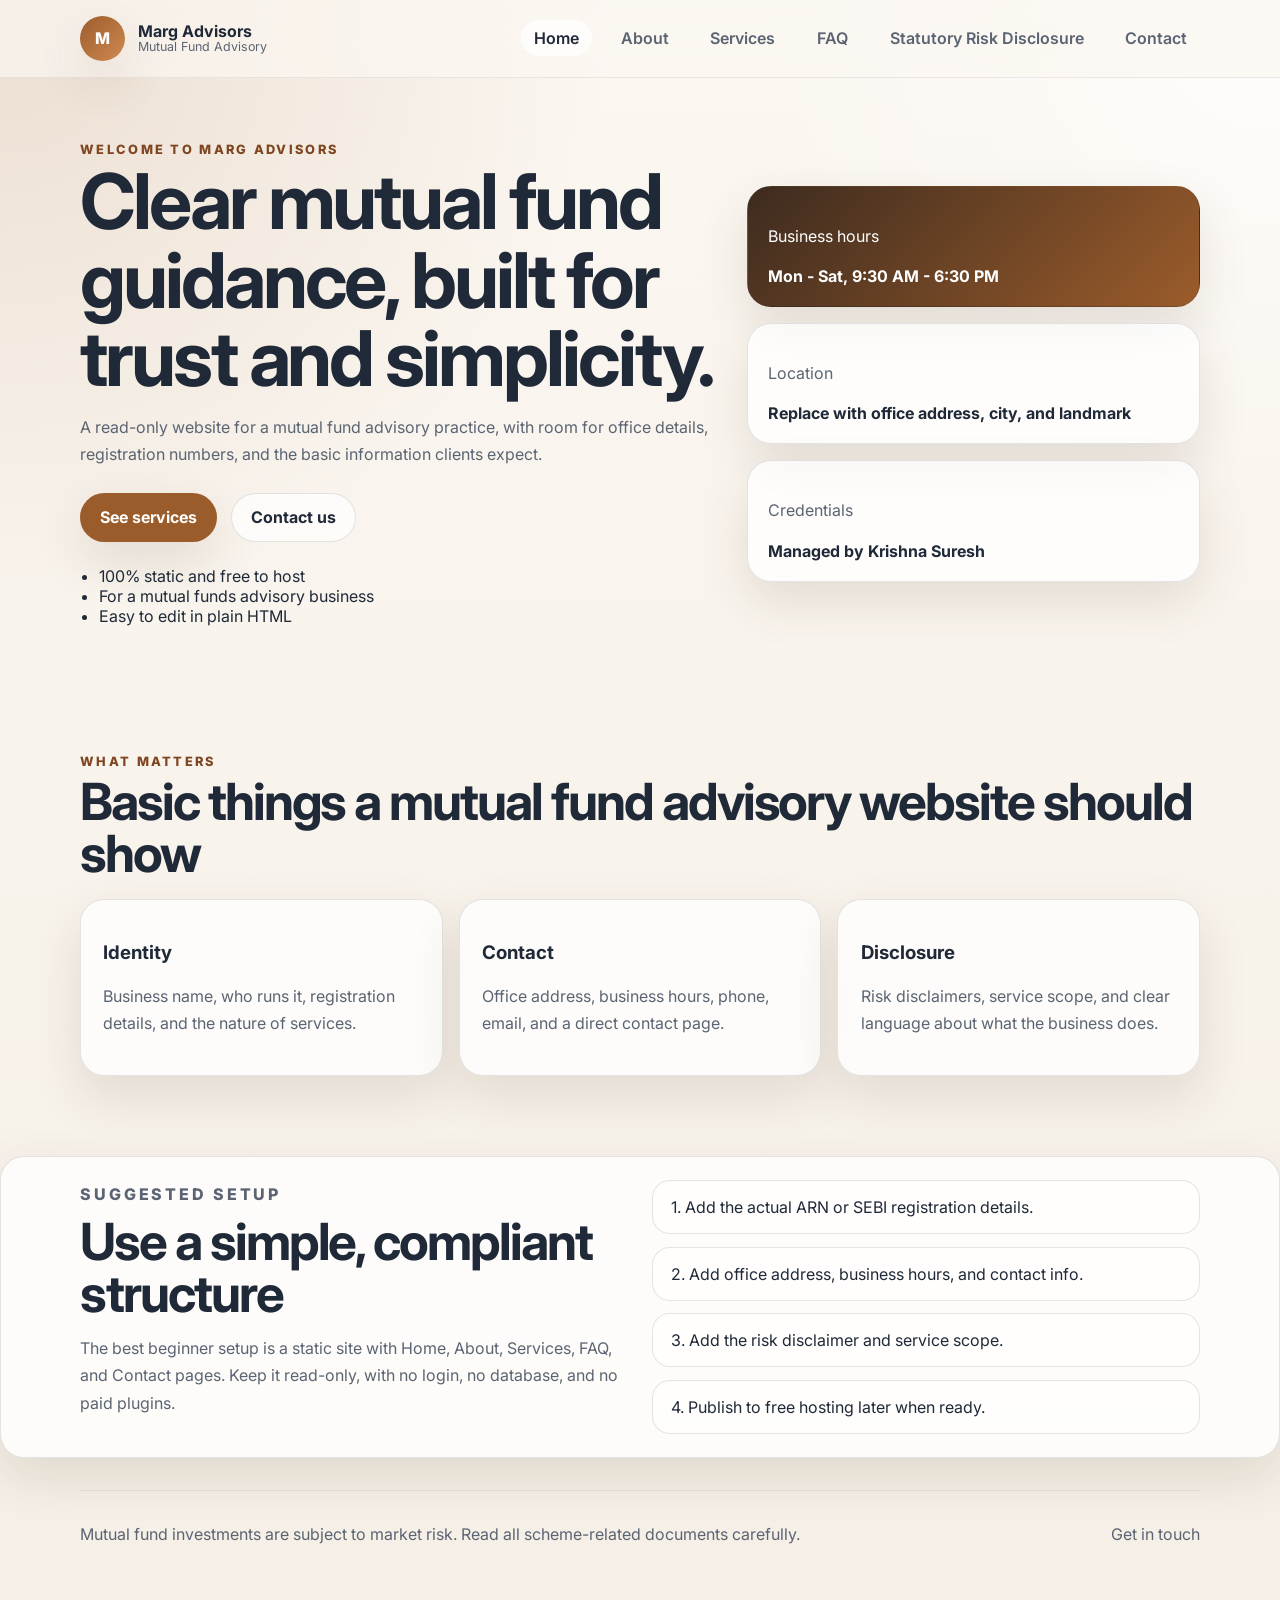
<file: index.html>
<!DOCTYPE html>
<html lang="en">
  <head>
    <meta charset="UTF-8" />
    <meta name="viewport" content="width=device-width, initial-scale=1.0" />
    <meta
      name="description"
      content="Marg Advisors is a free, read-only mutual fund advisory website starter."
    />
    <title>Marg Advisors | Mutual Fund Advisory</title>
    <link rel="preconnect" href="https://fonts.googleapis.com" />
    <link rel="preconnect" href="https://fonts.gstatic.com" crossorigin />
    <link
      href="https://fonts.googleapis.com/css2?family=Inter:wght@400;500;600;700;800&display=swap"
      rel="stylesheet"
    />
    <link rel="stylesheet" href="styles.css" />
    <script defer src="script.js"></script>
  </head>
  <body>
    <header class="site-header">
      <div class="container nav-wrap">
        <a class="brand" href="index.html">
          <span class="brand-mark">M</span>
          <span>
            <strong>Marg Advisors</strong>
            <small>Mutual Fund Advisory</small>
          </span>
        </a>
        <button class="menu-button" aria-label="Open menu" aria-expanded="false">
          Menu
        </button>
        <nav class="site-nav" aria-label="Primary">
          <a class="active" href="index.html">Home</a>
          <a href="about.html">About</a>
          <a href="services.html">Services</a>
          <a href="faq.html">FAQ</a>
          <a href="statutory.html">Statutory Risk Disclosure</a>
          <a href="contact.html">Contact</a>
        </nav>
      </div>
    </header>

    <main>
      <section class="hero">
        <div class="container hero-grid">
          <div class="hero-copy reveal">
            <p class="eyebrow">Welcome to Marg Advisors</p>
            <h1>Clear mutual fund guidance, built for trust and simplicity.</h1>
            <p class="lead">
              A read-only website for a mutual fund advisory practice, with room for office
              details, registration numbers, and the basic information clients expect.
            </p>
            <div class="hero-actions">
              <a class="button primary" href="services.html">See services</a>
              <a class="button secondary" href="contact.html">Contact us</a>
            </div>
            <ul class="quick-points">
              <li>100% static and free to host</li>
              <li>For a mutual funds advisory business</li>
              <li>Easy to edit in plain HTML</li>
            </ul>
          </div>
          <div class="hero-panel reveal delay-1">
            <div class="panel-card accent">
              <p>Business hours</p>
              <strong>Mon - Sat, 9:30 AM - 6:30 PM</strong>
            </div>
            <div class="panel-card">
              <p>Location</p>
              <strong>Replace with office address, city, and landmark</strong>
            </div>
            <div class="panel-card">
              <p>Credentials</p>
              <strong>Managed by Krishna Suresh</strong>
            </div>
          </div>
        </div>
      </section>

      <section class="section">
        <div class="container">
          <div class="section-heading reveal">
            <p class="eyebrow">What matters</p>
            <h2>Basic things a mutual fund advisory website should show</h2>
          </div>
          <div class="cards three-up">
            <article class="info-card reveal">
              <h3>Identity</h3>
              <p>Business name, who runs it, registration details, and the nature of services.</p>
            </article>
            <article class="info-card reveal delay-1">
              <h3>Contact</h3>
              <p>Office address, business hours, phone, email, and a direct contact page.</p>
            </article>
            <article class="info-card reveal delay-2">
              <h3>Disclosure</h3>
              <p>Risk disclaimers, service scope, and clear language about what the business does.</p>
            </article>
          </div>
        </div>
      </section>

      <section class="section soft-panel">
        <div class="container split-layout">
          <div class="reveal">
            <p class="eyebrow">Suggested setup</p>
            <h2>Use a simple, compliant structure</h2>
            <p>
              The best beginner setup is a static site with Home, About, Services, FAQ, and
              Contact pages. Keep it read-only, with no login, no database, and no paid plugins.
            </p>
          </div>
          <div class="checklist reveal delay-1">
            <div>1. Add the actual ARN or SEBI registration details.</div>
            <div>2. Add office address, business hours, and contact info.</div>
            <div>3. Add the risk disclaimer and service scope.</div>
            <div>4. Publish to free hosting later when ready.</div>
          </div>
        </div>
      </section>
    </main>

    <footer class="site-footer">
      <div class="container footer-wrap">
        <p>Mutual fund investments are subject to market risk. Read all scheme-related documents carefully.</p>
        <p><a href="contact.html">Get in touch</a></p>
      </div>
    </footer>
  </body>
</html>
</file>
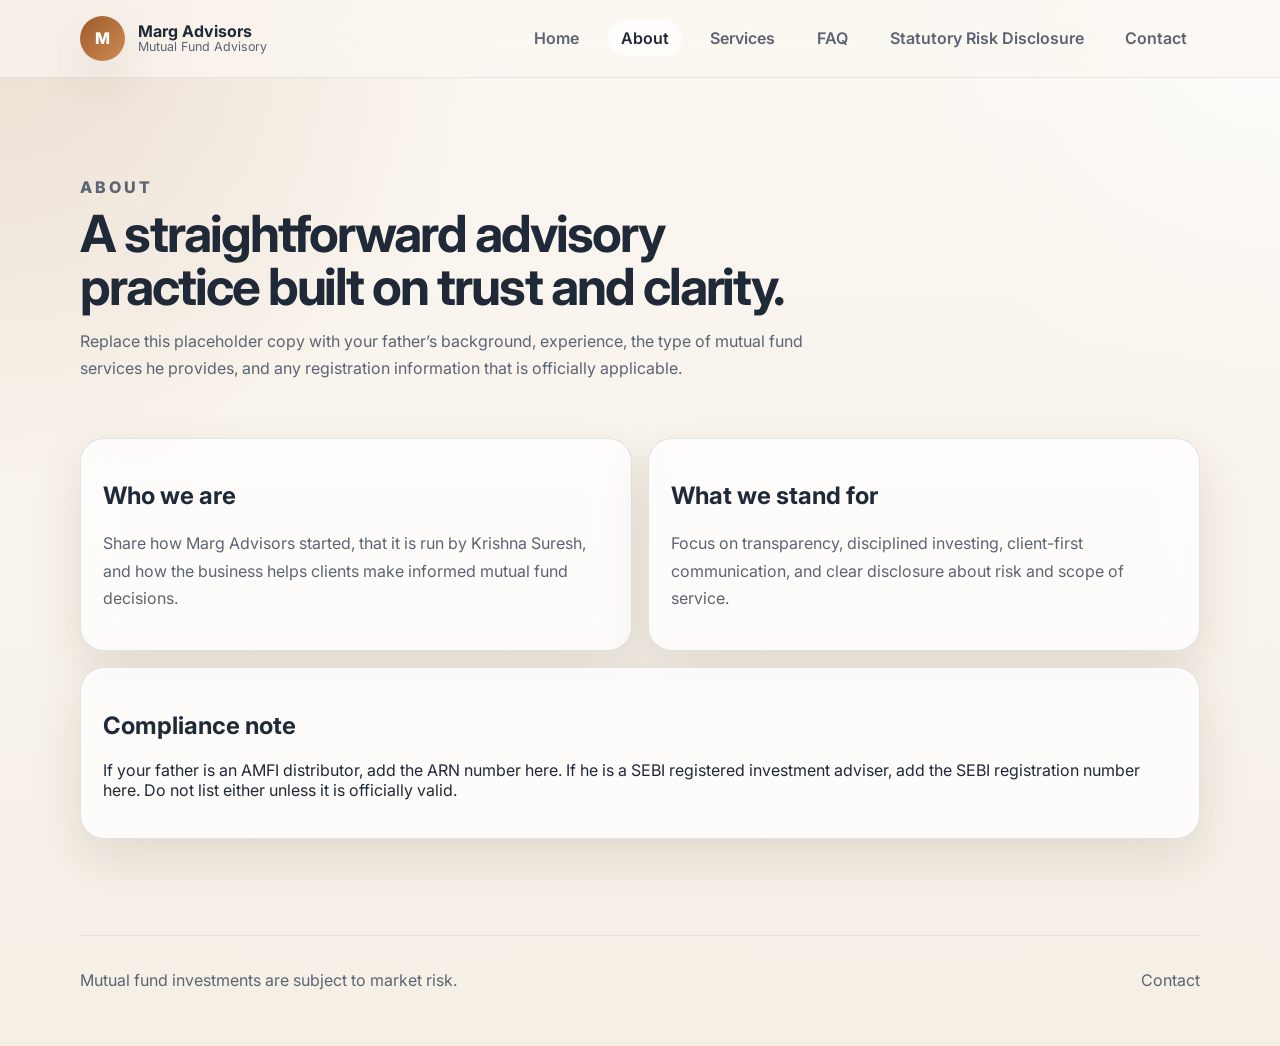
<file: about.html>
<!DOCTYPE html>
<html lang="en">
  <head>
    <meta charset="UTF-8" />
    <meta name="viewport" content="width=device-width, initial-scale=1.0" />
    <title>About | Marg Advisors</title>
    <link rel="preconnect" href="https://fonts.googleapis.com" />
    <link rel="preconnect" href="https://fonts.gstatic.com" crossorigin />
    <link
      href="https://fonts.googleapis.com/css2?family=Inter:wght@400;500;600;700;800&display=swap"
      rel="stylesheet"
    />
    <link rel="stylesheet" href="styles.css" />
    <script defer src="script.js"></script>
  </head>
  <body>
    <header class="site-header">
      <div class="container nav-wrap">
        <a class="brand" href="index.html"><span class="brand-mark">M</span><span><strong>Marg Advisors</strong><small>Mutual Fund Advisory</small></span></a>
        <button class="menu-button" aria-label="Open menu" aria-expanded="false">Menu</button>
        <nav class="site-nav" aria-label="Primary">
          <a href="index.html">Home</a>
          <a class="active" href="about.html">About</a>
          <a href="services.html">Services</a>
          <a href="faq.html">FAQ</a>
          <a href="statutory.html">Statutory Risk Disclosure</a>
          <a href="contact.html">Contact</a>
        </nav>
      </div>
    </header>

    <main class="page-content container">
      <section class="page-hero reveal">
        <p class="eyebrow">About</p>
        <h1>A straightforward advisory practice built on trust and clarity.</h1>
        <p>
          Replace this placeholder copy with your father’s background, experience, the type of
          mutual fund services he provides, and any registration information that is officially
          applicable.
        </p>
      </section>

      <section class="cards two-up">
        <article class="info-card reveal">
          <h2>Who we are</h2>
          <p>
            Share how Marg Advisors started, that it is run by Krishna Suresh, and how the business
            helps clients make informed mutual fund decisions.
          </p>
        </article>
        <article class="info-card reveal delay-1">
          <h2>What we stand for</h2>
          <p>
            Focus on transparency, disciplined investing, client-first communication, and clear
            disclosure about risk and scope of service.
          </p>
        </article>
      </section>

      <section class="soft-panel reveal">
        <h2>Compliance note</h2>
        <p>
          If your father is an AMFI distributor, add the ARN number here. If he is a SEBI
          registered investment adviser, add the SEBI registration number here. Do not list either
          unless it is officially valid.
        </p>
      </section>
    </main>

    <footer class="site-footer"><div class="container footer-wrap"><p>Mutual fund investments are subject to market risk.</p><p><a href="contact.html">Contact</a></p></div></footer>
  </body>
</html>
</file>
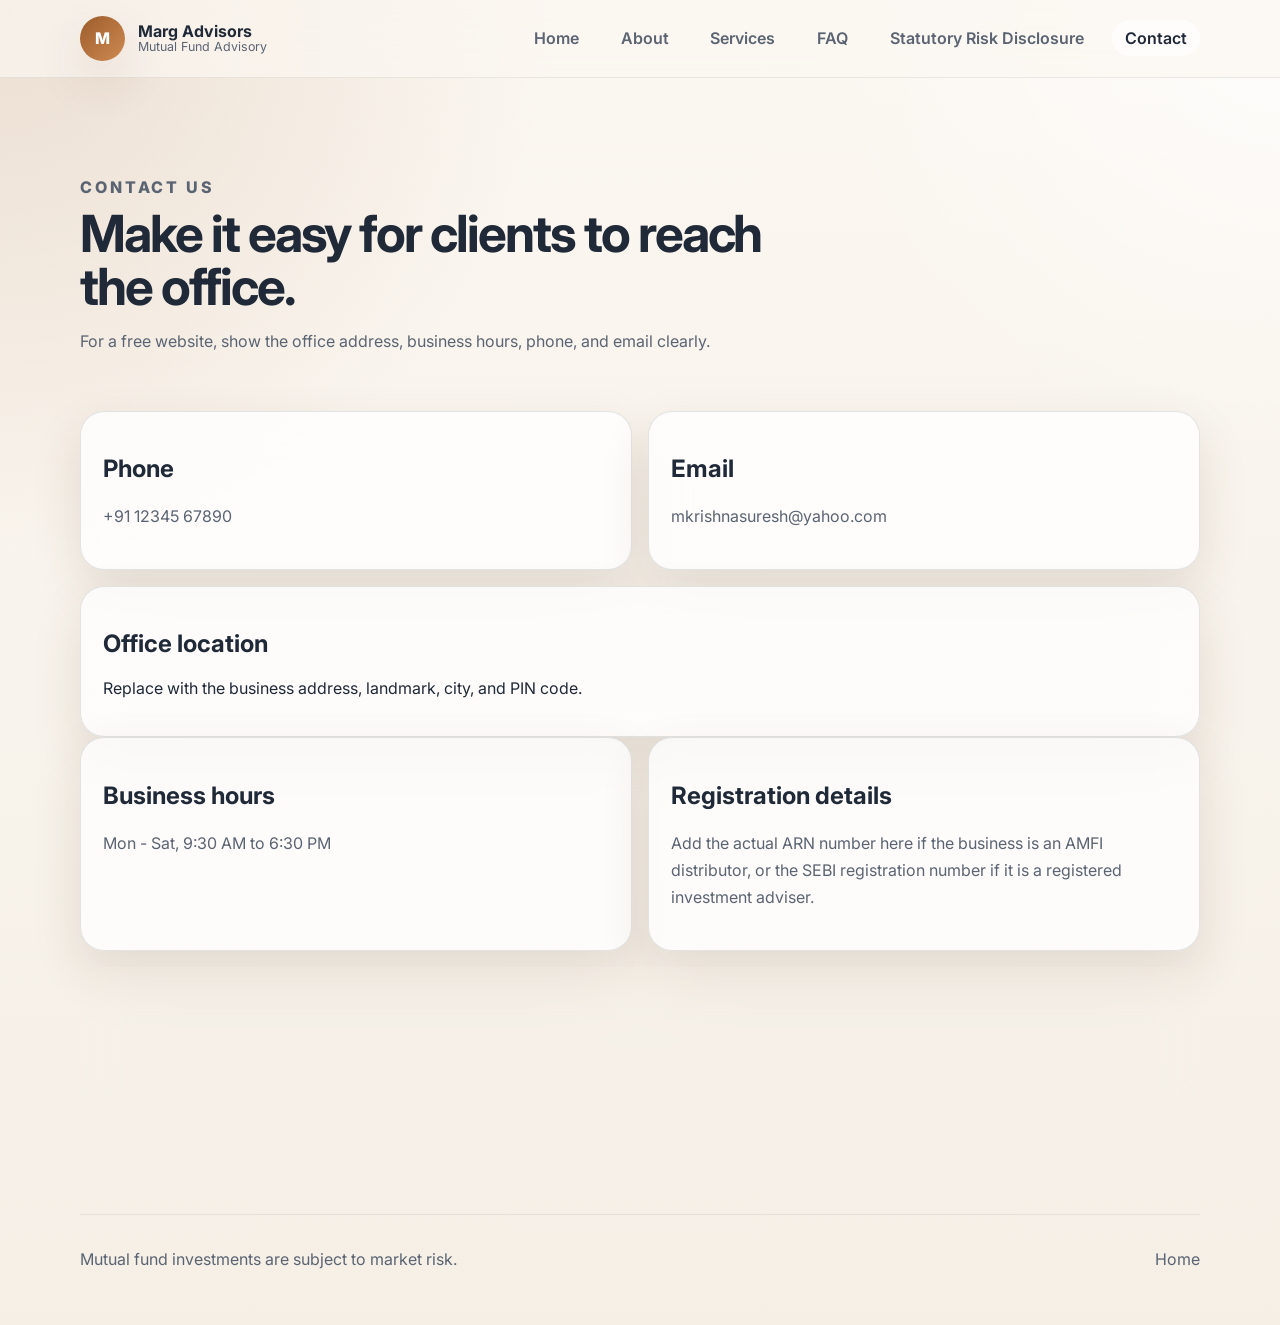
<file: contact.html>
<!DOCTYPE html>
<html lang="en">
  <head>
    <meta charset="UTF-8" />
    <meta name="viewport" content="width=device-width, initial-scale=1.0" />
    <title>Contact | Marg Advisors</title>
    <link rel="preconnect" href="https://fonts.googleapis.com" />
    <link rel="preconnect" href="https://fonts.gstatic.com" crossorigin />
    <link
      href="https://fonts.googleapis.com/css2?family=Inter:wght@400;500;600;700;800&display=swap"
      rel="stylesheet"
    />
    <link rel="stylesheet" href="styles.css" />
    <script defer src="script.js"></script>
  </head>
  <body>
    <header class="site-header">
      <div class="container nav-wrap">
        <a class="brand" href="index.html"><span class="brand-mark">M</span><span><strong>Marg Advisors</strong><small>Mutual Fund Advisory</small></span></a>
        <button class="menu-button" aria-label="Open menu" aria-expanded="false">Menu</button>
        <nav class="site-nav" aria-label="Primary">
          <a href="index.html">Home</a>
          <a href="about.html">About</a>
          <a href="services.html">Services</a>
          <a href="faq.html">FAQ</a>
          <a href="statutory.html">Statutory Risk Disclosure</a>
          <a class="active" href="contact.html">Contact</a>
        </nav>
      </div>
    </header>

    <main class="page-content container">
      <section class="page-hero reveal">
        <p class="eyebrow">Contact us</p>
        <h1>Make it easy for clients to reach the office.</h1>
        <p>For a free website, show the office address, business hours, phone, and email clearly.</p>
      </section>

      <section class="cards two-up">
        <article class="info-card reveal">
          <h2>Phone</h2>
          <p><a href="tel:+911234567890">+91 12345 67890</a></p>
        </article>
        <article class="info-card reveal delay-1">
          <h2>Email</h2>
          <p><a href="mailto:mkrishnasuresh@yahoo.com">mkrishnasuresh@yahoo.com</a></p>
        </article>
      </section>

      <section class="soft-panel reveal">
        <h2>Office location</h2>
        <p>Replace with the business address, landmark, city, and PIN code.</p>
      </section>

      <section class="cards two-up">
        <article class="info-card reveal">
          <h2>Business hours</h2>
          <p>Mon - Sat, 9:30 AM to 6:30 PM</p>
        </article>
        <article class="info-card reveal delay-1">
          <h2>Registration details</h2>
          <p>
            Add the actual ARN number here if the business is an AMFI distributor, or the SEBI
            registration number if it is a registered investment adviser.
          </p>
        </article>
      </section>

      <section class="soft-panel reveal">
        <h2>Proprietor</h2>
        <p>Krishna Suresh</p>
      </section>
    </main>

    <footer class="site-footer"><div class="container footer-wrap"><p>Mutual fund investments are subject to market risk.</p><p><a href="index.html">Home</a></p></div></footer>
  </body>
</html>
</file>
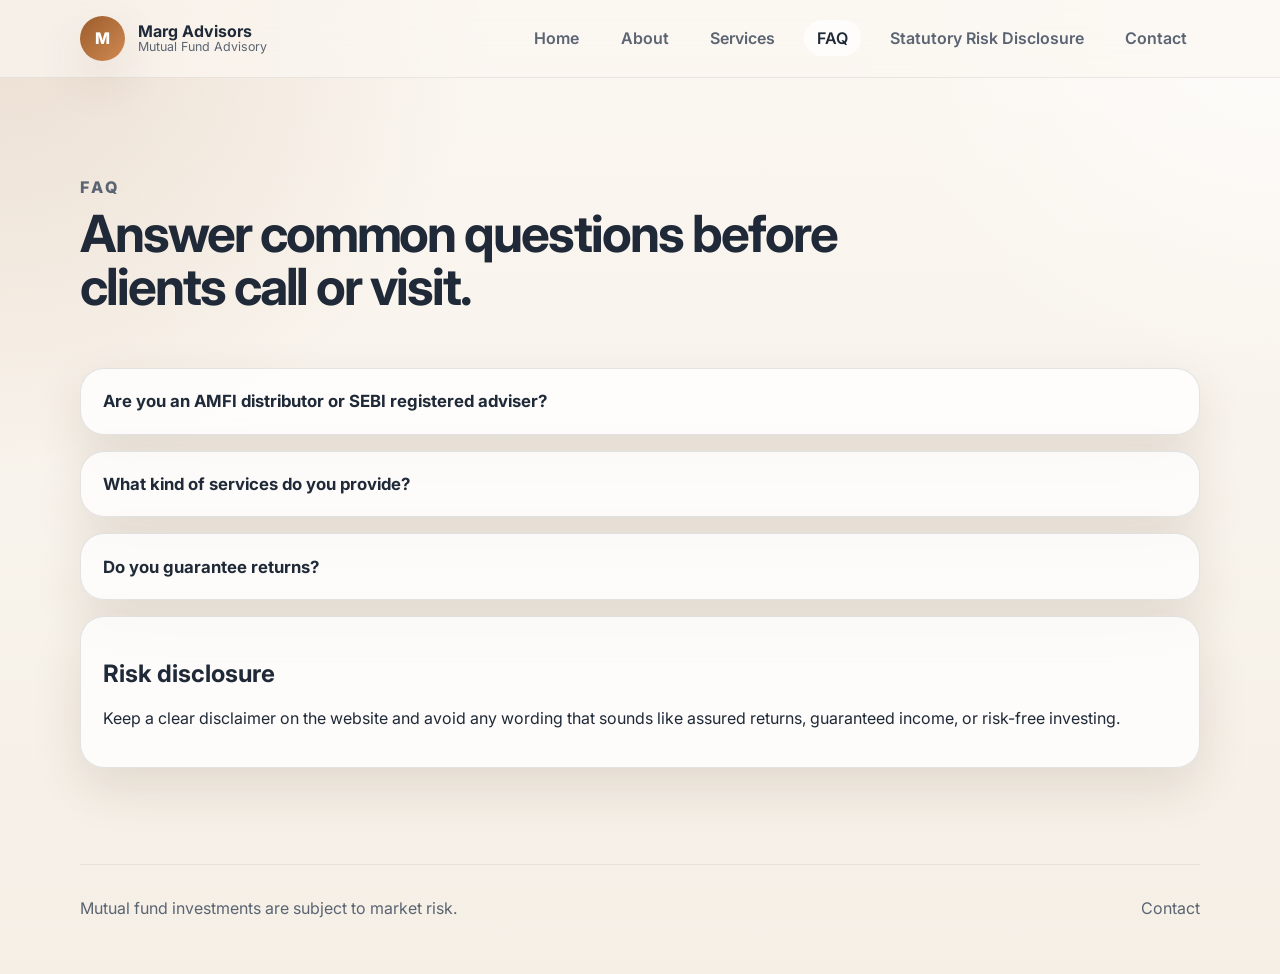
<file: faq.html>
<!DOCTYPE html>
<html lang="en">
  <head>
    <meta charset="UTF-8" />
    <meta name="viewport" content="width=device-width, initial-scale=1.0" />
    <title>FAQ | Marg Advisors</title>
    <link rel="preconnect" href="https://fonts.googleapis.com" />
    <link rel="preconnect" href="https://fonts.gstatic.com" crossorigin />
    <link
      href="https://fonts.googleapis.com/css2?family=Inter:wght@400;500;600;700;800&display=swap"
      rel="stylesheet"
    />
    <link rel="stylesheet" href="styles.css" />
    <script defer src="script.js"></script>
  </head>
  <body>
    <header class="site-header">
      <div class="container nav-wrap">
        <a class="brand" href="index.html"><span class="brand-mark">M</span><span><strong>Marg Advisors</strong><small>Mutual Fund Advisory</small></span></a>
        <button class="menu-button" aria-label="Open menu" aria-expanded="false">Menu</button>
        <nav class="site-nav" aria-label="Primary">
          <a href="index.html">Home</a>
          <a href="about.html">About</a>
          <a href="services.html">Services</a>
          <a class="active" href="faq.html">FAQ</a>
          <a href="statutory.html">Statutory Risk Disclosure</a>
          <a href="contact.html">Contact</a>
        </nav>
      </div>
    </header>

    <main class="page-content container">
      <section class="page-hero reveal">
        <p class="eyebrow">FAQ</p>
        <h1>Answer common questions before clients call or visit.</h1>
      </section>

      <div class="faq-list">
        <details class="faq-item reveal">
          <summary>Are you an AMFI distributor or SEBI registered adviser?</summary>
          <p>List the correct status here and add the official ARN or SEBI registration number.</p>
        </details>
        <details class="faq-item reveal delay-1">
          <summary>What kind of services do you provide?</summary>
          <p>Explain the actual scope clearly: guidance, portfolio review, and client support.</p>
        </details>
        <details class="faq-item reveal delay-2">
          <summary>Do you guarantee returns?</summary>
          <p>No. Mutual fund investments are subject to market risk, and past performance is not a guarantee of future results.</p>
        </details>
      </div>

      <section class="soft-panel reveal">
        <h2>Risk disclosure</h2>
        <p>
          Keep a clear disclaimer on the website and avoid any wording that sounds like assured
          returns, guaranteed income, or risk-free investing.
        </p>
      </section>
    </main>

    <footer class="site-footer"><div class="container footer-wrap"><p>Mutual fund investments are subject to market risk.</p><p><a href="contact.html">Contact</a></p></div></footer>
  </body>
</html>
</file>
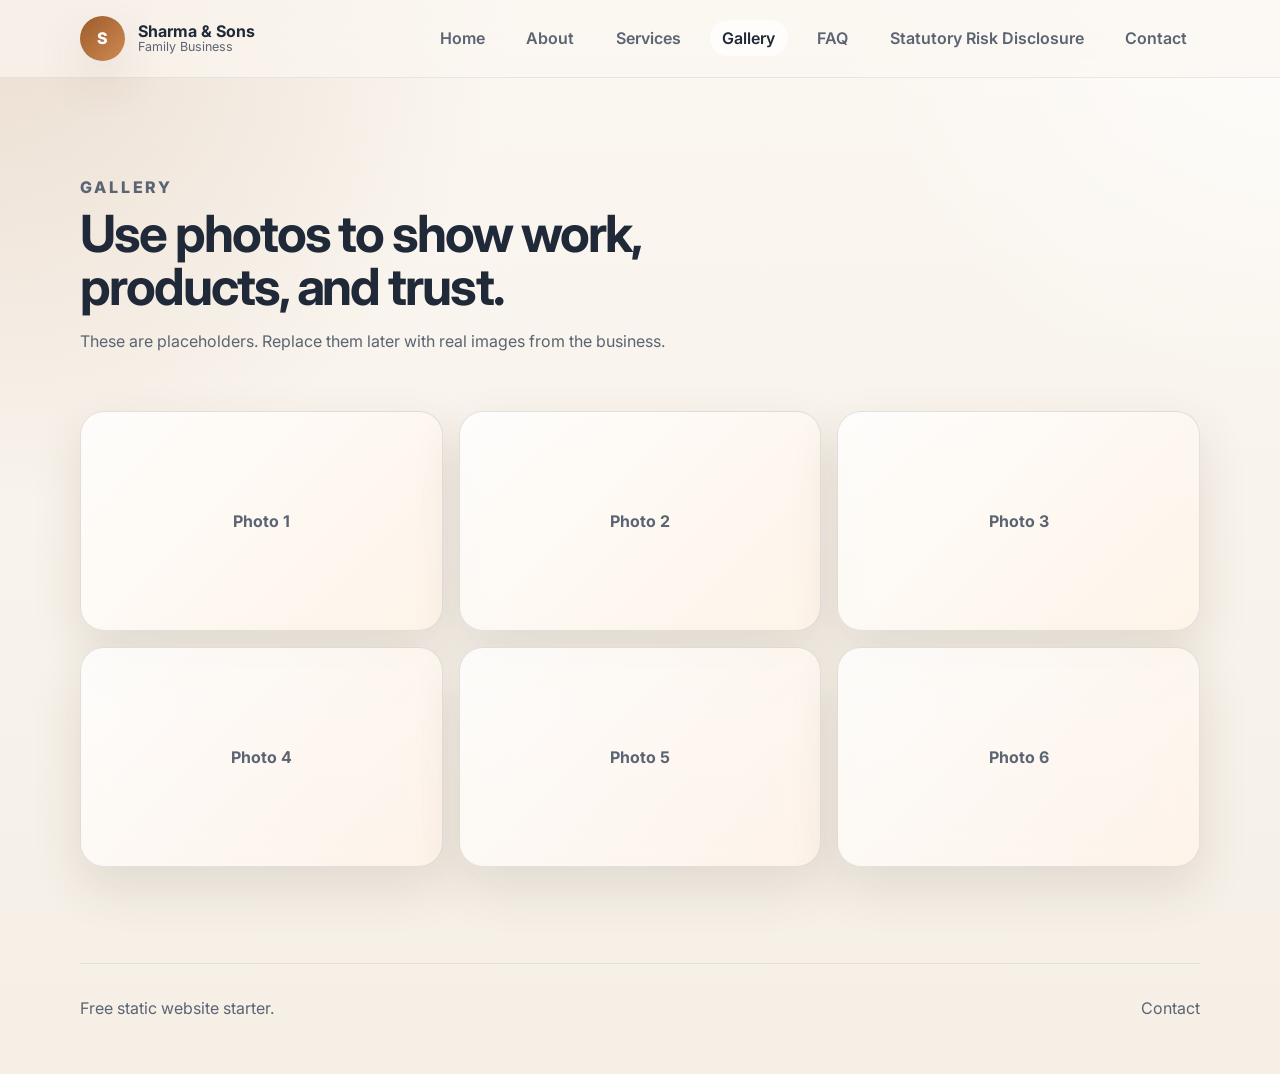
<file: gallery.html>
<!DOCTYPE html>
<html lang="en">
  <head>
    <meta charset="UTF-8" />
    <meta name="viewport" content="width=device-width, initial-scale=1.0" />
    <title>Gallery | Sharma & Sons</title>
    <link rel="preconnect" href="https://fonts.googleapis.com" />
    <link rel="preconnect" href="https://fonts.gstatic.com" crossorigin />
    <link
      href="https://fonts.googleapis.com/css2?family=Inter:wght@400;500;600;700;800&display=swap"
      rel="stylesheet"
    />
    <link rel="stylesheet" href="styles.css" />
    <script defer src="script.js"></script>
  </head>
  <body>
    <header class="site-header">
      <div class="container nav-wrap">
        <a class="brand" href="index.html"><span class="brand-mark">S</span><span><strong>Sharma & Sons</strong><small>Family Business</small></span></a>
        <button class="menu-button" aria-label="Open menu" aria-expanded="false">Menu</button>
        <nav class="site-nav" aria-label="Primary">
          <a href="index.html">Home</a>
          <a href="about.html">About</a>
          <a href="services.html">Services</a>
          <a class="active" href="gallery.html">Gallery</a>
          <a href="faq.html">FAQ</a>
          <a href="statutory.html">Statutory Risk Disclosure</a>
          <a href="contact.html">Contact</a>
        </nav>
      </div>
    </header>

    <main class="page-content container">
      <section class="page-hero reveal">
        <p class="eyebrow">Gallery</p>
        <h1>Use photos to show work, products, and trust.</h1>
        <p>These are placeholders. Replace them later with real images from the business.</p>
      </section>

      <section class="gallery-grid">
        <div class="gallery-tile reveal">Photo 1</div>
        <div class="gallery-tile reveal delay-1">Photo 2</div>
        <div class="gallery-tile reveal delay-2">Photo 3</div>
        <div class="gallery-tile reveal">Photo 4</div>
        <div class="gallery-tile reveal delay-1">Photo 5</div>
        <div class="gallery-tile reveal delay-2">Photo 6</div>
      </section>
    </main>

    <footer class="site-footer"><div class="container footer-wrap"><p>Free static website starter.</p><p><a href="contact.html">Contact</a></p></div></footer>
  </body>
</html>
</file>
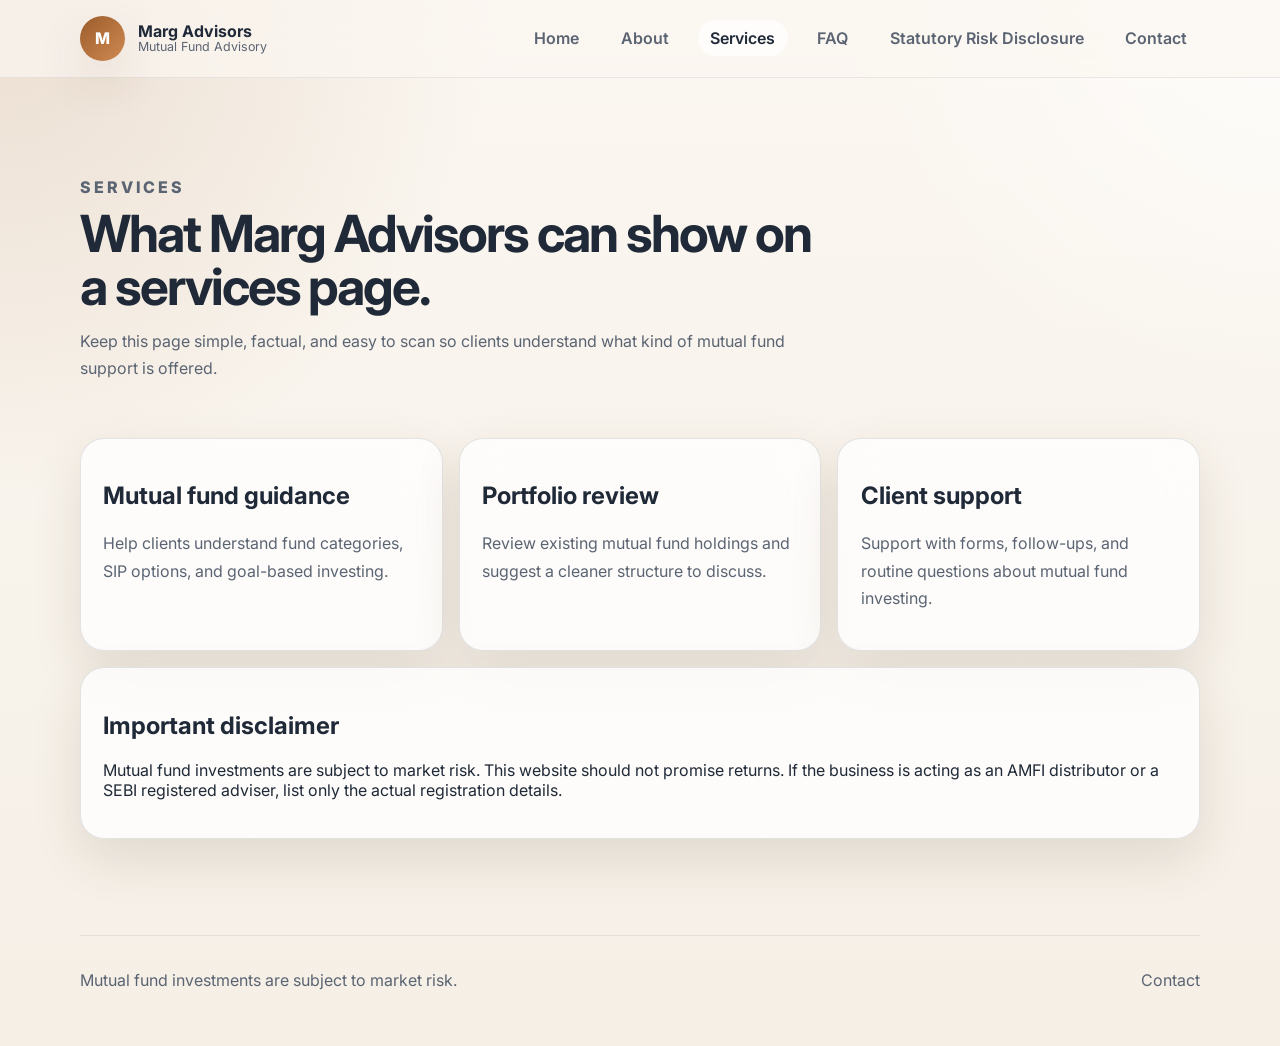
<file: services.html>
<!DOCTYPE html>
<html lang="en">
  <head>
    <meta charset="UTF-8" />
    <meta name="viewport" content="width=device-width, initial-scale=1.0" />
    <title>Services | Marg Advisors</title>
    <link rel="preconnect" href="https://fonts.googleapis.com" />
    <link rel="preconnect" href="https://fonts.gstatic.com" crossorigin />
    <link
      href="https://fonts.googleapis.com/css2?family=Inter:wght@400;500;600;700;800&display=swap"
      rel="stylesheet"
    />
    <link rel="stylesheet" href="styles.css" />
    <script defer src="script.js"></script>
  </head>
  <body>
    <header class="site-header">
      <div class="container nav-wrap">
        <a class="brand" href="index.html"><span class="brand-mark">M</span><span><strong>Marg Advisors</strong><small>Mutual Fund Advisory</small></span></a>
        <button class="menu-button" aria-label="Open menu" aria-expanded="false">Menu</button>
        <nav class="site-nav" aria-label="Primary">
          <a href="index.html">Home</a>
          <a href="about.html">About</a>
          <a class="active" href="services.html">Services</a>
          <a href="faq.html">FAQ</a>
          <a href="statutory.html">Statutory Risk Disclosure</a>
          <a href="contact.html">Contact</a>
        </nav>
      </div>
    </header>

    <main class="page-content container">
      <section class="page-hero reveal">
        <p class="eyebrow">Services</p>
        <h1>What Marg Advisors can show on a services page.</h1>
        <p>
          Keep this page simple, factual, and easy to scan so clients understand what kind of
          mutual fund support is offered.
        </p>
      </section>

      <section class="cards three-up">
        <article class="info-card reveal">
          <h2>Mutual fund guidance</h2>
          <p>Help clients understand fund categories, SIP options, and goal-based investing.</p>
        </article>
        <article class="info-card reveal delay-1">
          <h2>Portfolio review</h2>
          <p>Review existing mutual fund holdings and suggest a cleaner structure to discuss.</p>
        </article>
        <article class="info-card reveal delay-2">
          <h2>Client support</h2>
          <p>Support with forms, follow-ups, and routine questions about mutual fund investing.</p>
        </article>
      </section>

      <section class="soft-panel reveal">
        <h2>Important disclaimer</h2>
        <p>
          Mutual fund investments are subject to market risk. This website should not promise
          returns. If the business is acting as an AMFI distributor or a SEBI registered adviser,
          list only the actual registration details.
        </p>
      </section>
    </main>

    <footer class="site-footer"><div class="container footer-wrap"><p>Mutual fund investments are subject to market risk.</p><p><a href="contact.html">Contact</a></p></div></footer>
  </body>
</html>
</file>
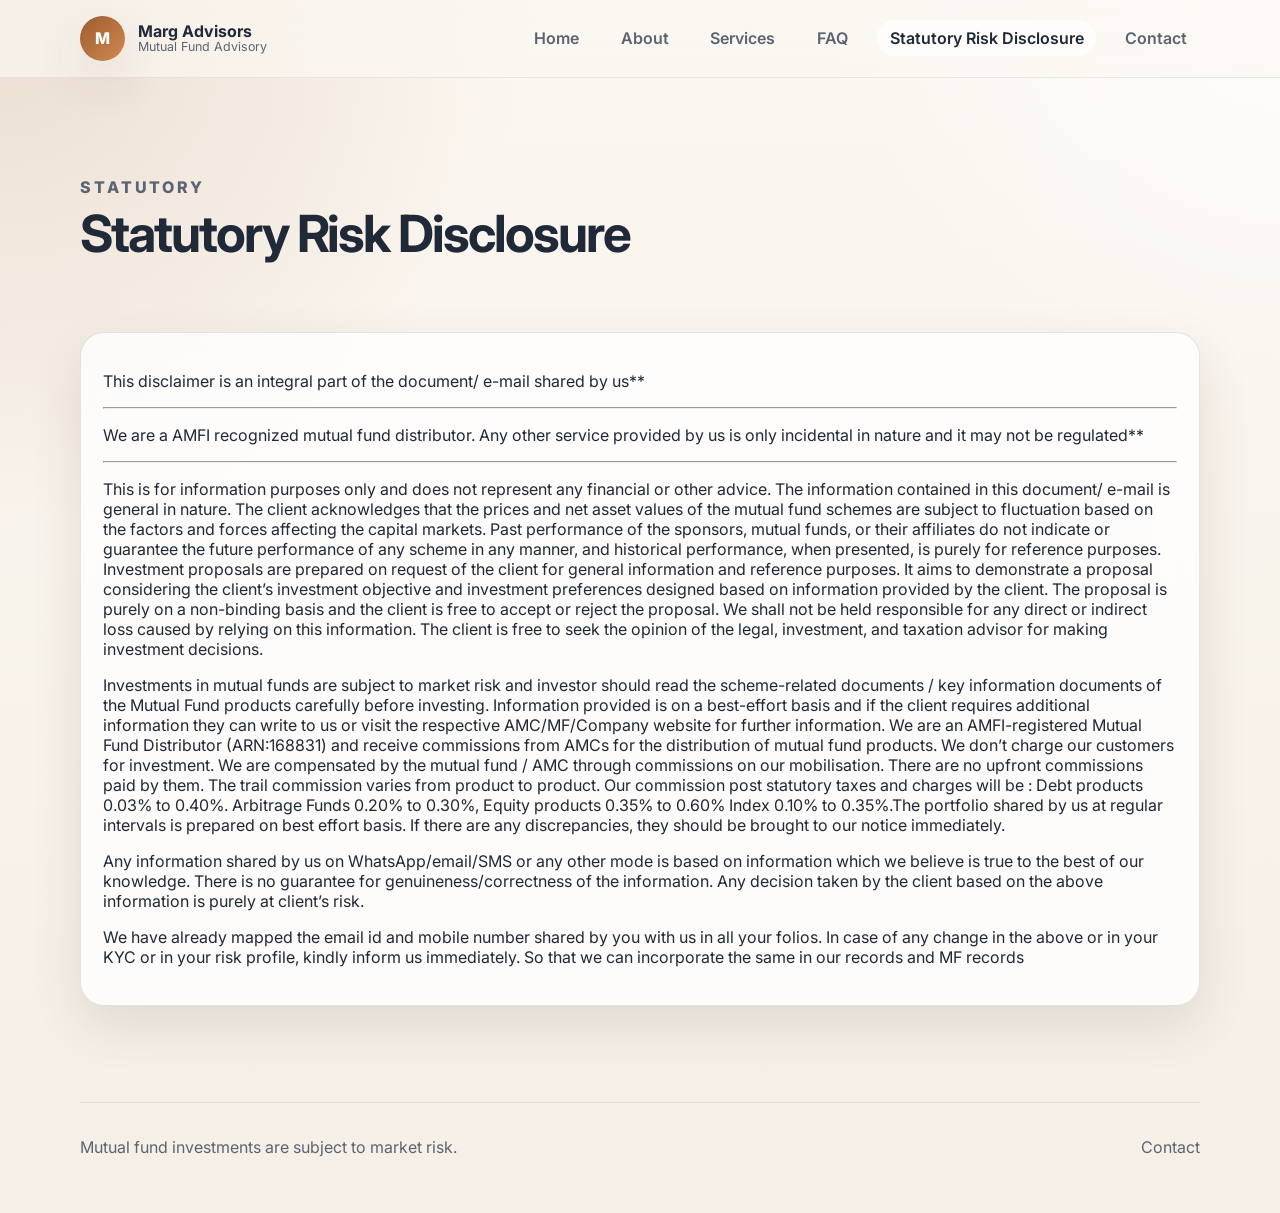
<file: statutory.html>
<!DOCTYPE html>
<html lang="en">
  <head>
    <meta charset="UTF-8" />
    <meta name="viewport" content="width=device-width, initial-scale=1.0" />
    <title>Statutory Risk Disclosure | Marg Advisors</title>
    <link rel="preconnect" href="https://fonts.googleapis.com" />
    <link rel="preconnect" href="https://fonts.gstatic.com" crossorigin />
    <link href="https://fonts.googleapis.com/css2?family=Inter:wght@400;500;600;700;800&display=swap" rel="stylesheet" />
    <link rel="stylesheet" href="styles.css" />
    <script defer src="script.js"></script>
  </head>
  <body>
    <header class="site-header">
      <div class="container nav-wrap">
        <a class="brand" href="index.html"><span class="brand-mark">M</span><span><strong>Marg Advisors</strong><small>Mutual Fund Advisory</small></span></a>
        <button class="menu-button" aria-label="Open menu" aria-expanded="false">Menu</button>
        <nav class="site-nav" aria-label="Primary">
          <a href="index.html">Home</a>
          <a href="about.html">About</a>
          <a href="services.html">Services</a>
          <a href="faq.html">FAQ</a>
          <a href="statutory.html" class="active">Statutory Risk Disclosure</a>
          <a href="contact.html">Contact</a>
        </nav>
      </div>
    </header>

    <main class="page-content container">
      <section class="page-hero reveal">
        <p class="eyebrow">Statutory</p>
        <h1>Statutory Risk Disclosure</h1>
      </section>

      <section class="soft-panel reveal">
        <p>This disclaimer is an integral part of the document/ e-mail shared by us**</p>
        <hr />
        <p>We are a AMFI recognized mutual fund distributor.  Any other service provided by us is only incidental in nature and it may not be regulated**</p>
        <hr />
        <p>
          This is for information purposes only and does not represent any financial or other advice. The information contained in this document/ e-mail is general in nature. The client acknowledges that the prices and net asset values of the mutual fund schemes are subject to fluctuation based on the factors and forces affecting the capital markets. Past performance of the sponsors, mutual funds, or their affiliates do not indicate or guarantee the future performance of any scheme in any manner, and historical performance, when presented, is purely for reference purposes. Investment proposals are prepared on request of the client for general information and reference purposes. It aims to demonstrate a proposal considering the client’s investment objective and investment preferences designed based on information provided by the client. The proposal is purely on a non-binding basis and the client is free to accept or reject the proposal. We shall not be held responsible for any direct or indirect loss caused by relying on this information. The client is free to seek the opinion of the legal, investment, and taxation advisor for making investment decisions.
        </p>

        <p>
          Investments in mutual funds are subject to market risk and investor should read the scheme-related documents / key information documents of the Mutual Fund products carefully before investing. Information provided is on a best-effort basis and if the client requires additional information they can write to us or visit the respective AMC/MF/Company website for further information. We are an AMFI-registered Mutual Fund Distributor (ARN:168831) and receive commissions from AMCs for the distribution of mutual fund products. We don’t charge our customers for investment.  We are compensated by the mutual fund / AMC through commissions on our mobilisation.  There are no upfront commissions paid by them.  The trail commission varies from product to product.  Our commission post statutory taxes and charges will be :  Debt products  0.03% to 0.40%. Arbitrage Funds  0.20% to 0.30%, Equity products 0.35% to 0.60% Index 0.10% to 0.35%.The portfolio shared by us at regular intervals is prepared on best effort basis.  If there are any discrepancies, they should be brought to our notice immediately.
        </p>

        <p>
          Any information shared by us on WhatsApp/email/SMS or any other mode is based on information which we believe is true to the best of our knowledge.  There is no guarantee for genuineness/correctness of the information.  Any decision taken by the client based on the above information is purely at client’s risk.
        </p>

        <p>
          We have already mapped the email id and mobile number shared by you with us in all your folios.  In case of any change in the above or in your KYC or in your risk profile, kindly inform us immediately.  So that we can incorporate the same in our records and MF records
        </p>
      </section>
    </main>

    <footer class="site-footer"><div class="container footer-wrap"><p>Mutual fund investments are subject to market risk.</p><p><a href="contact.html">Contact</a></p></div></footer>
  </body>
</html>
</file>
<file: styles.css>
:root {
  --bg: #f5efe6;
  --bg-soft: #fffaf4;
  --card: rgba(255, 255, 255, 0.76);
  --card-strong: #ffffff;
  --text: #1f2937;
  --muted: #5b6472;
  --line: rgba(31, 41, 55, 0.12);
  --accent: #9b5c2b;
  --accent-dark: #7f4520;
  --shadow: 0 20px 50px rgba(77, 49, 24, 0.12);
  --radius: 24px;
}

* {
  box-sizing: border-box;
}

html {
  scroll-behavior: smooth;
}

body {
  margin: 0;
  font-family: "Inter", system-ui, sans-serif;
  color: var(--text);
  background:
    radial-gradient(circle at top left, rgba(155, 92, 43, 0.16), transparent 30%),
    radial-gradient(circle at top right, rgba(255, 255, 255, 0.75), transparent 25%),
    linear-gradient(180deg, #fbf7f1 0%, var(--bg) 100%);
  min-height: 100vh;
}

a {
  color: inherit;
  text-decoration: none;
}

img {
  max-width: 100%;
  display: block;
}

.container {
  width: min(1120px, calc(100% - 2rem));
  margin: 0 auto;
}

.site-header {
  position: sticky;
  top: 0;
  z-index: 10;
  backdrop-filter: blur(18px);
  background: rgba(251, 247, 241, 0.7);
  border-bottom: 1px solid rgba(31, 41, 55, 0.08);
}

.nav-wrap {
  display: flex;
  align-items: center;
  justify-content: space-between;
  gap: 1rem;
  padding: 1rem 0;
}

.brand {
  display: flex;
  align-items: center;
  gap: 0.85rem;
}

.brand span:last-child {
  display: flex;
  flex-direction: column;
  line-height: 1.05;
}

.brand strong {
  font-size: 1rem;
}

.brand small {
  color: var(--muted);
  font-size: 0.78rem;
}

.brand-mark {
  width: 2.8rem;
  height: 2.8rem;
  border-radius: 999px;
  display: grid;
  place-items: center;
  background: linear-gradient(135deg, var(--accent), #d08a52);
  color: white;
  font-weight: 800;
  box-shadow: var(--shadow);
}

.site-nav {
  display: flex;
  gap: 1rem;
  align-items: center;
}

.site-nav a {
  color: var(--muted);
  font-weight: 600;
  padding: 0.5rem 0.8rem;
  border-radius: 999px;
}

.site-nav a.active,
.site-nav a:hover {
  color: var(--text);
  background: rgba(255, 255, 255, 0.75);
}

.menu-button {
  display: none;
  border: 1px solid var(--line);
  background: var(--card-strong);
  border-radius: 999px;
  padding: 0.7rem 1rem;
  font: inherit;
  font-weight: 600;
}

.hero,
.page-content,
.section {
  padding: 4rem 0;
}

.hero-grid,
.split-layout {
  display: grid;
  gap: 1.5rem;
}

.hero-grid {
  grid-template-columns: 1.35fr 0.95fr;
  align-items: center;
}

.hero-copy h1,
.page-hero h1,
.section-heading h2,
.split-layout h2 {
  margin: 0.4rem 0 1rem;
  line-height: 1.02;
  letter-spacing: -0.04em;
}

.hero-copy h1 {
  font-size: clamp(2.75rem, 6vw, 5.4rem);
}

.page-hero h1,
.section-heading h2,
.split-layout h2 {
  font-size: clamp(2rem, 4vw, 3.2rem);
}

.lead,
.page-hero p,
.split-layout p,
.info-card p,
.faq-item p,
.panel-card p {
  color: var(--muted);
  line-height: 1.7;
  font-size: 1rem;
}

.eyebrow {
  margin: 0;
  color: var(--accent-dark);
  text-transform: uppercase;
  letter-spacing: 0.18em;
  font-size: 0.8rem;
  font-weight: 800;
}

.hero-actions {
  display: flex;
  flex-wrap: wrap;
  gap: 0.85rem;
  margin: 1.5rem 0;
}

.button {
  display: inline-flex;
  align-items: center;
  justify-content: center;
  min-height: 48px;
  padding: 0.85rem 1.2rem;
  border-radius: 999px;
  font-weight: 700;
  border: 1px solid transparent;
}

.button.primary {
  background: var(--accent);
  color: white;
  box-shadow: var(--shadow);
}

.button.primary:hover {
  background: var(--accent-dark);
}

.button.secondary {
  background: rgba(255, 255, 255, 0.68);
  border-color: var(--line);
}

.quick-points {
  padding-left: 1.2rem;
  margin: 1rem 0 0;
  color: var(--text);
}

.hero-panel {
  display: grid;
  gap: 1rem;
}

.panel-card,
.info-card,
.soft-panel,
.faq-item,
.gallery-tile {
  background: var(--card);
  backdrop-filter: blur(18px);
  border: 1px solid var(--line);
  border-radius: var(--radius);
  box-shadow: var(--shadow);
}

.panel-card {
  padding: 1.25rem;
}

.panel-card.accent {
  background: linear-gradient(135deg, #3d2b1f, #9b5c2b);
  color: white;
}

.panel-card.accent p,
.panel-card.accent strong {
  color: inherit;
}

.section-heading {
  margin-bottom: 1.2rem;
}

.cards {
  display: grid;
  gap: 1rem;
}

.cards.three-up {
  grid-template-columns: repeat(3, minmax(0, 1fr));
}

.cards.two-up {
  grid-template-columns: repeat(2, minmax(0, 1fr));
}

.info-card,
.soft-panel,
.faq-item {
  padding: 1.4rem;
}

.soft-panel {
  margin-top: 1rem;
}

.split-layout {
  grid-template-columns: repeat(2, minmax(0, 1fr));
  align-items: center;
}

.checklist {
  display: grid;
  gap: 0.8rem;
}

.checklist div {
  padding: 1rem 1.1rem;
  border-radius: 18px;
  background: rgba(255, 255, 255, 0.62);
  border: 1px solid var(--line);
}

.page-content {
  min-height: 70vh;
}

.page-hero {
  padding: 2rem 0 2.5rem;
  max-width: 760px;
}

.gallery-grid {
  display: grid;
  grid-template-columns: repeat(3, minmax(0, 1fr));
  gap: 1rem;
}

.gallery-tile {
  min-height: 220px;
  display: grid;
  place-items: center;
  color: var(--muted);
  font-weight: 700;
  background: linear-gradient(135deg, rgba(255, 255, 255, 0.8), rgba(255, 244, 233, 0.8));
}

.faq-list {
  display: grid;
  gap: 1rem;
}

.faq-item summary {
  cursor: pointer;
  list-style: none;
  font-weight: 700;
  font-size: 1.05rem;
}

.faq-item summary::-webkit-details-marker {
  display: none;
}

.site-footer {
  padding: 2rem 0 2.5rem;
  color: var(--muted);
}

.footer-wrap {
  display: flex;
  gap: 1rem;
  justify-content: space-between;
  flex-wrap: wrap;
  border-top: 1px solid rgba(31, 41, 55, 0.08);
  padding-top: 1.1rem;
}

.reveal {
  animation: rise 700ms ease both;
}

.delay-1 {
  animation-delay: 120ms;
}

.delay-2 {
  animation-delay: 240ms;
}

@keyframes rise {
  from {
    opacity: 0;
    transform: translateY(18px);
  }
  to {
    opacity: 1;
    transform: translateY(0);
  }
}

@media (max-width: 900px) {
  .hero-grid,
  .split-layout,
  .cards.three-up,
  .cards.two-up,
  .gallery-grid {
    grid-template-columns: 1fr;
  }

  .site-nav {
    display: none;
    width: 100%;
    flex-direction: column;
    align-items: stretch;
    padding: 0.75rem 0 0.2rem;
  }

  .site-nav.open {
    display: flex;
  }

  .nav-wrap {
    flex-wrap: wrap;
  }

  .menu-button {
    display: inline-flex;
  }
}

@media (max-width: 640px) {
  .container {
    width: min(100% - 1rem, 1120px);
  }

  .hero,
  .section,
  .page-content {
    padding: 3rem 0;
  }

  .hero-copy h1 {
    font-size: clamp(2.3rem, 12vw, 4rem);
  }
}
</file>
